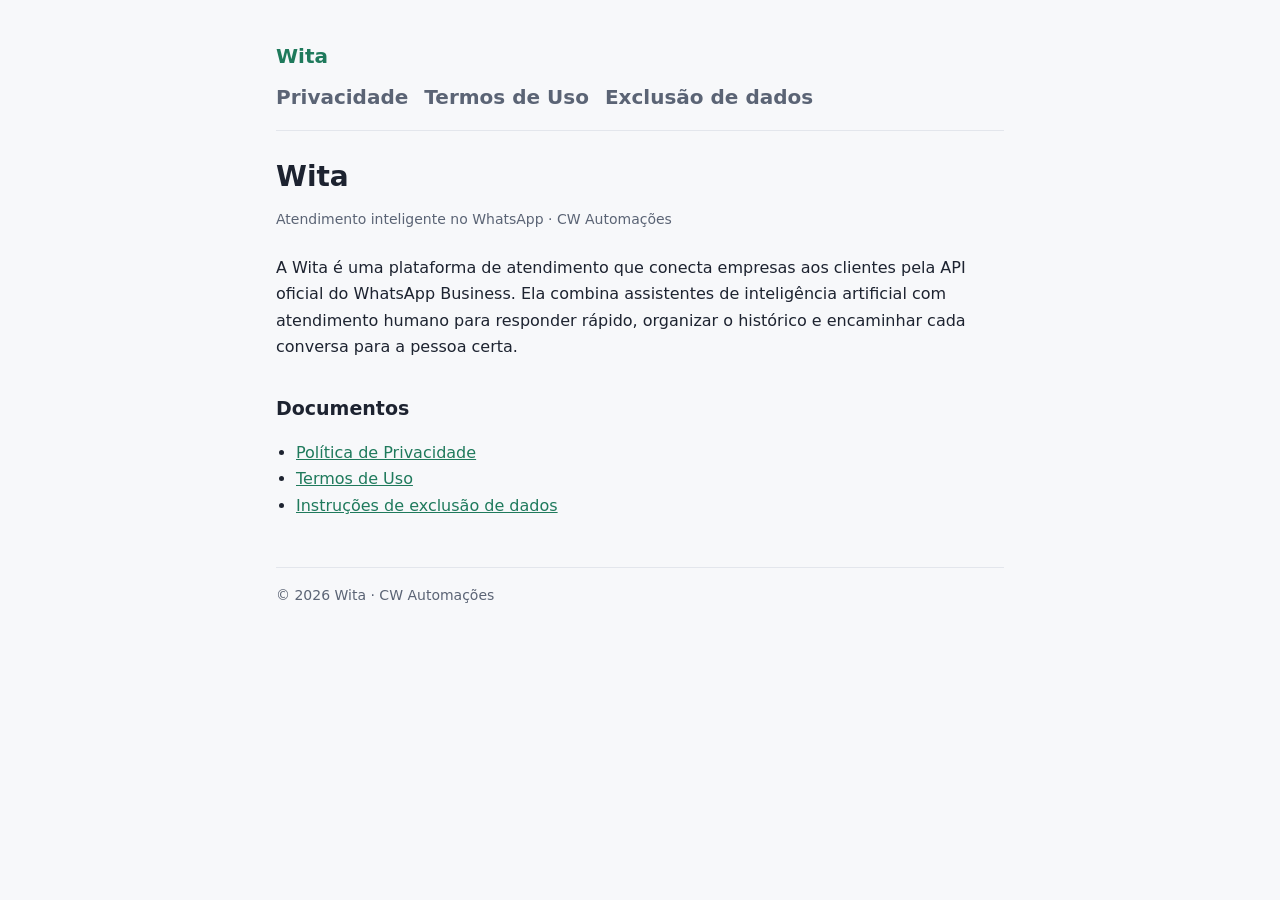
<file: index.html>
<!doctype html>
<html lang="pt-BR">
<head>
<meta charset="utf-8">
<meta name="viewport" content="width=device-width,initial-scale=1">
<title>Wita — Atendimento inteligente no WhatsApp</title>
<link rel="stylesheet" href="style.css">
</head>
<body>
<main>
<header>
  <a href="./">Wita</a>
  <nav><a href="privacidade.html">Privacidade</a><a href="termos.html">Termos de Uso</a><a href="exclusao-de-dados.html">Exclusão de dados</a></nav>
</header>

<h1>Wita</h1>
<p class="updated">Atendimento inteligente no WhatsApp · CW Automações</p>

<p>A Wita é uma plataforma de atendimento que conecta empresas aos clientes pela API oficial do WhatsApp Business. Ela combina assistentes de inteligência artificial com atendimento humano para responder rápido, organizar o histórico e encaminhar cada conversa para a pessoa certa.</p>

<h2>Documentos</h2>
<ul>
  <li><a href="privacidade.html">Política de Privacidade</a></li>
  <li><a href="termos.html">Termos de Uso</a></li>
  <li><a href="exclusao-de-dados.html">Instruções de exclusão de dados</a></li>
</ul>

<footer>© 2026 Wita · CW Automações</footer>
</main>
</body>
</html>
</file>
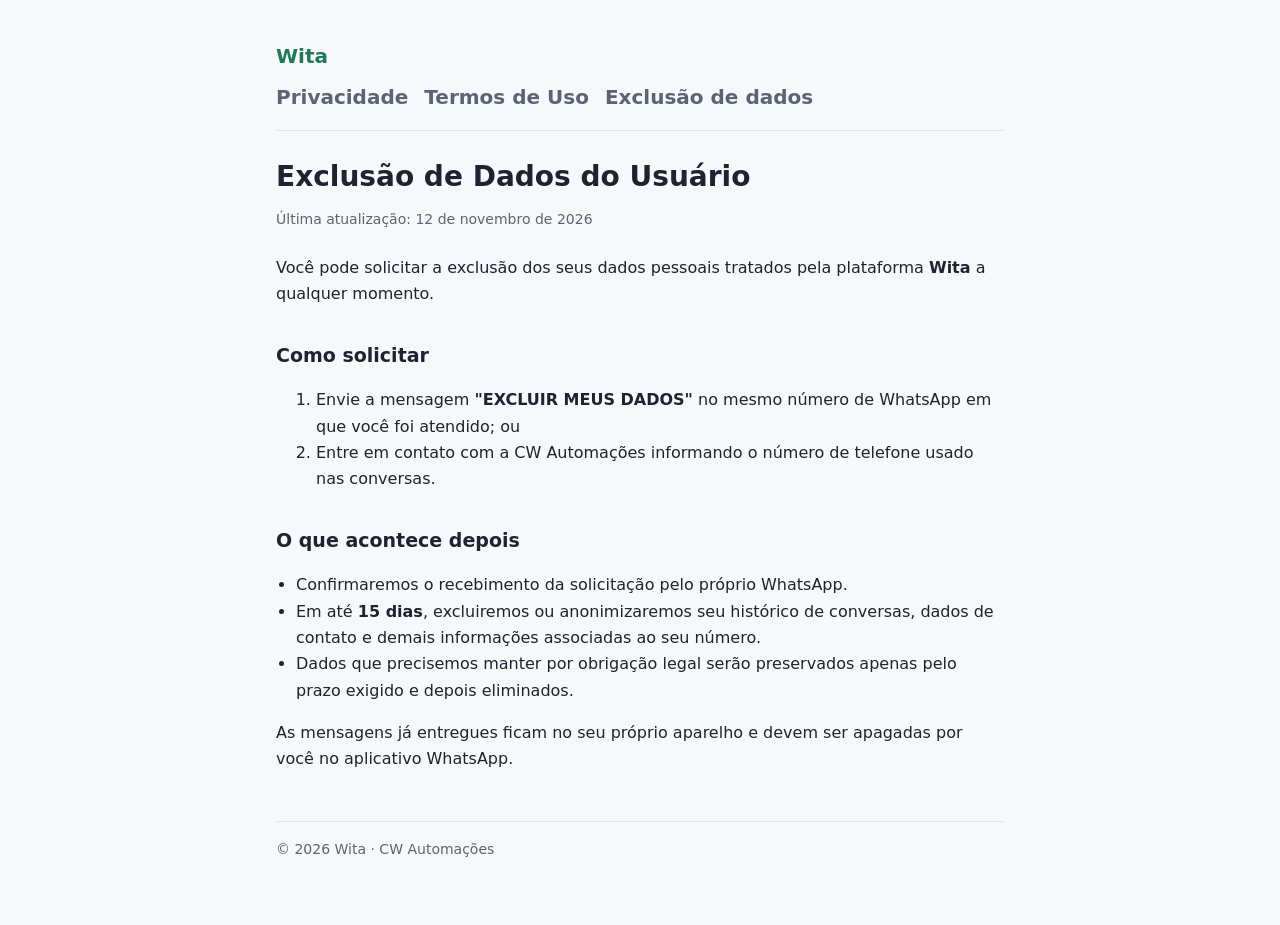
<file: exclusao-de-dados.html>
<!doctype html>
<html lang="pt-BR">
<head>
<meta charset="utf-8">
<meta name="viewport" content="width=device-width,initial-scale=1">
<title>Exclusão de Dados — Wita</title>
<link rel="stylesheet" href="style.css">
</head>
<body>
<main>
<header>
  <a href="./">Wita</a>
  <nav><a href="privacidade.html">Privacidade</a><a href="termos.html">Termos de Uso</a><a href="exclusao-de-dados.html">Exclusão de dados</a></nav>
</header>

<h1>Exclusão de Dados do Usuário</h1>
<p class="updated">Última atualização: 12 de novembro de 2026</p>

<p>Você pode solicitar a exclusão dos seus dados pessoais tratados pela plataforma <strong>Wita</strong> a qualquer momento.</p>

<h2>Como solicitar</h2>
<ol>
  <li>Envie a mensagem <strong>"EXCLUIR MEUS DADOS"</strong> no mesmo número de WhatsApp em que você foi atendido; ou</li>
  <li>Entre em contato com a CW Automações informando o número de telefone usado nas conversas.</li>
</ol>

<h2>O que acontece depois</h2>
<ul>
  <li>Confirmaremos o recebimento da solicitação pelo próprio WhatsApp.</li>
  <li>Em até <strong>15 dias</strong>, excluiremos ou anonimizaremos seu histórico de conversas, dados de contato e demais informações associadas ao seu número.</li>
  <li>Dados que precisemos manter por obrigação legal serão preservados apenas pelo prazo exigido e depois eliminados.</li>
</ul>

<p>As mensagens já entregues ficam no seu próprio aparelho e devem ser apagadas por você no aplicativo WhatsApp.</p>

<footer>© 2026 Wita · CW Automações</footer>
</main>
</body>
</html>
</file>
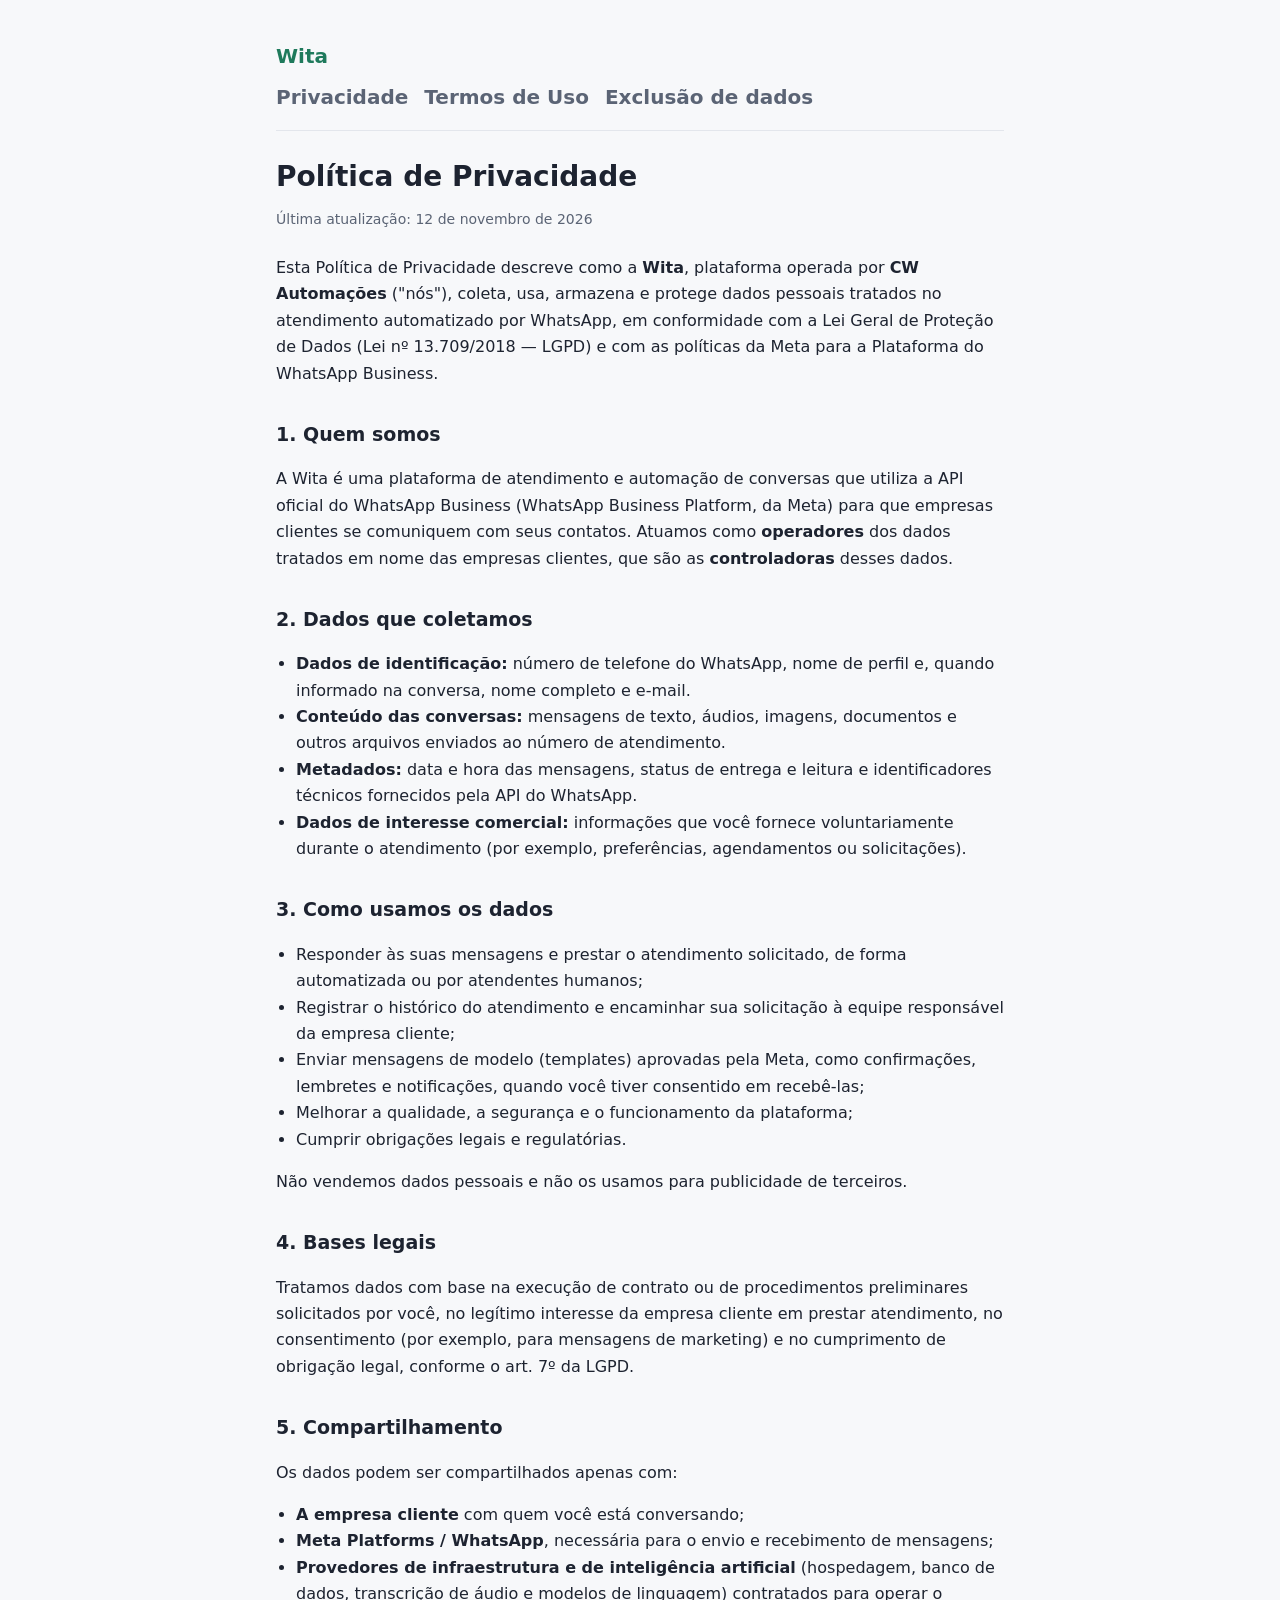
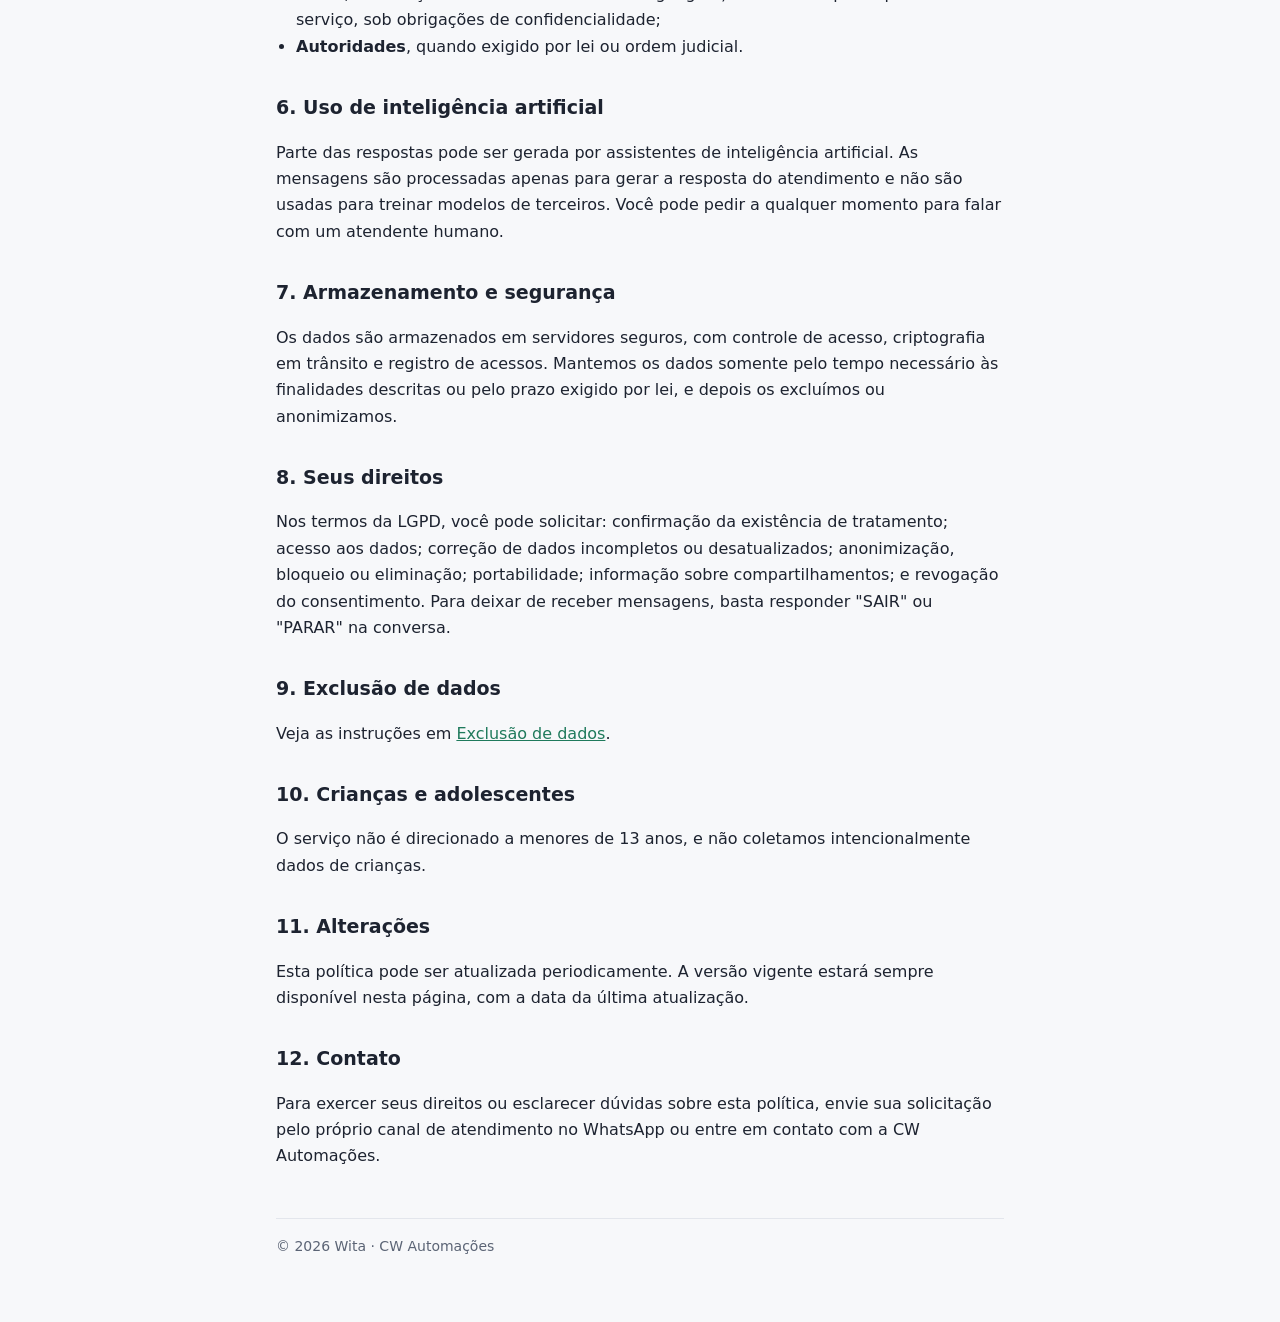
<file: privacidade.html>
<!doctype html>
<html lang="pt-BR">
<head>
<meta charset="utf-8">
<meta name="viewport" content="width=device-width,initial-scale=1">
<title>Política de Privacidade — Wita</title>
<link rel="stylesheet" href="style.css">
</head>
<body>
<main>
<header>
  <a href="./">Wita</a>
  <nav><a href="privacidade.html">Privacidade</a><a href="termos.html">Termos de Uso</a><a href="exclusao-de-dados.html">Exclusão de dados</a></nav>
</header>

<h1>Política de Privacidade</h1>
<p class="updated">Última atualização: 12 de novembro de 2026</p>

<p>Esta Política de Privacidade descreve como a <strong>Wita</strong>, plataforma operada por <strong>CW Automações</strong> ("nós"), coleta, usa, armazena e protege dados pessoais tratados no atendimento automatizado por WhatsApp, em conformidade com a Lei Geral de Proteção de Dados (Lei nº 13.709/2018 — LGPD) e com as políticas da Meta para a Plataforma do WhatsApp Business.</p>

<h2>1. Quem somos</h2>
<p>A Wita é uma plataforma de atendimento e automação de conversas que utiliza a API oficial do WhatsApp Business (WhatsApp Business Platform, da Meta) para que empresas clientes se comuniquem com seus contatos. Atuamos como <strong>operadores</strong> dos dados tratados em nome das empresas clientes, que são as <strong>controladoras</strong> desses dados.</p>

<h2>2. Dados que coletamos</h2>
<ul>
  <li><strong>Dados de identificação:</strong> número de telefone do WhatsApp, nome de perfil e, quando informado na conversa, nome completo e e-mail.</li>
  <li><strong>Conteúdo das conversas:</strong> mensagens de texto, áudios, imagens, documentos e outros arquivos enviados ao número de atendimento.</li>
  <li><strong>Metadados:</strong> data e hora das mensagens, status de entrega e leitura e identificadores técnicos fornecidos pela API do WhatsApp.</li>
  <li><strong>Dados de interesse comercial:</strong> informações que você fornece voluntariamente durante o atendimento (por exemplo, preferências, agendamentos ou solicitações).</li>
</ul>

<h2>3. Como usamos os dados</h2>
<ul>
  <li>Responder às suas mensagens e prestar o atendimento solicitado, de forma automatizada ou por atendentes humanos;</li>
  <li>Registrar o histórico do atendimento e encaminhar sua solicitação à equipe responsável da empresa cliente;</li>
  <li>Enviar mensagens de modelo (templates) aprovadas pela Meta, como confirmações, lembretes e notificações, quando você tiver consentido em recebê-las;</li>
  <li>Melhorar a qualidade, a segurança e o funcionamento da plataforma;</li>
  <li>Cumprir obrigações legais e regulatórias.</li>
</ul>
<p>Não vendemos dados pessoais e não os usamos para publicidade de terceiros.</p>

<h2>4. Bases legais</h2>
<p>Tratamos dados com base na execução de contrato ou de procedimentos preliminares solicitados por você, no legítimo interesse da empresa cliente em prestar atendimento, no consentimento (por exemplo, para mensagens de marketing) e no cumprimento de obrigação legal, conforme o art. 7º da LGPD.</p>

<h2>5. Compartilhamento</h2>
<p>Os dados podem ser compartilhados apenas com:</p>
<ul>
  <li><strong>A empresa cliente</strong> com quem você está conversando;</li>
  <li><strong>Meta Platforms / WhatsApp</strong>, necessária para o envio e recebimento de mensagens;</li>
  <li><strong>Provedores de infraestrutura e de inteligência artificial</strong> (hospedagem, banco de dados, transcrição de áudio e modelos de linguagem) contratados para operar o serviço, sob obrigações de confidencialidade;</li>
  <li><strong>Autoridades</strong>, quando exigido por lei ou ordem judicial.</li>
</ul>

<h2>6. Uso de inteligência artificial</h2>
<p>Parte das respostas pode ser gerada por assistentes de inteligência artificial. As mensagens são processadas apenas para gerar a resposta do atendimento e não são usadas para treinar modelos de terceiros. Você pode pedir a qualquer momento para falar com um atendente humano.</p>

<h2>7. Armazenamento e segurança</h2>
<p>Os dados são armazenados em servidores seguros, com controle de acesso, criptografia em trânsito e registro de acessos. Mantemos os dados somente pelo tempo necessário às finalidades descritas ou pelo prazo exigido por lei, e depois os excluímos ou anonimizamos.</p>

<h2>8. Seus direitos</h2>
<p>Nos termos da LGPD, você pode solicitar: confirmação da existência de tratamento; acesso aos dados; correção de dados incompletos ou desatualizados; anonimização, bloqueio ou eliminação; portabilidade; informação sobre compartilhamentos; e revogação do consentimento. Para deixar de receber mensagens, basta responder "SAIR" ou "PARAR" na conversa.</p>

<h2>9. Exclusão de dados</h2>
<p>Veja as instruções em <a href="exclusao-de-dados.html">Exclusão de dados</a>.</p>

<h2>10. Crianças e adolescentes</h2>
<p>O serviço não é direcionado a menores de 13 anos, e não coletamos intencionalmente dados de crianças.</p>

<h2>11. Alterações</h2>
<p>Esta política pode ser atualizada periodicamente. A versão vigente estará sempre disponível nesta página, com a data da última atualização.</p>

<h2>12. Contato</h2>
<p>Para exercer seus direitos ou esclarecer dúvidas sobre esta política, envie sua solicitação pelo próprio canal de atendimento no WhatsApp ou entre em contato com a CW Automações.</p>

<footer>© 2026 Wita · CW Automações</footer>
</main>
</body>
</html>
</file>
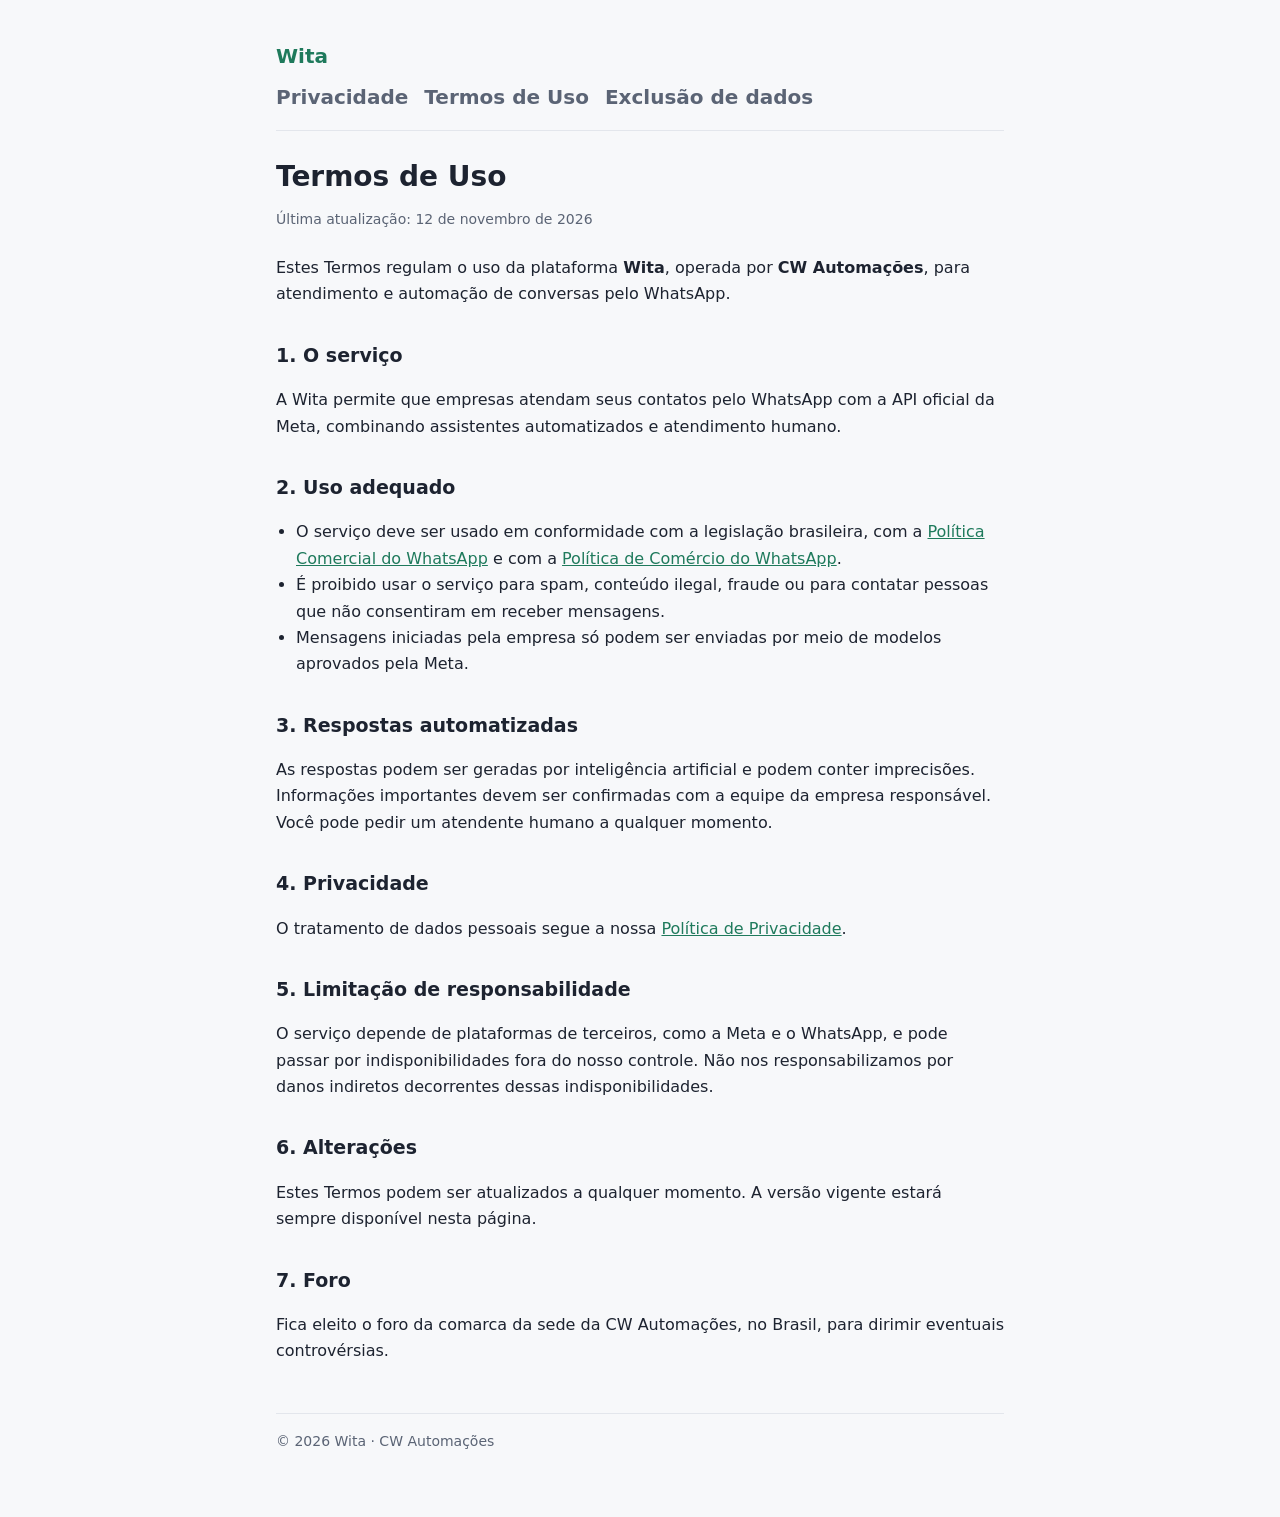
<file: termos.html>
<!doctype html>
<html lang="pt-BR">
<head>
<meta charset="utf-8">
<meta name="viewport" content="width=device-width,initial-scale=1">
<title>Termos de Uso — Wita</title>
<link rel="stylesheet" href="style.css">
</head>
<body>
<main>
<header>
  <a href="./">Wita</a>
  <nav><a href="privacidade.html">Privacidade</a><a href="termos.html">Termos de Uso</a><a href="exclusao-de-dados.html">Exclusão de dados</a></nav>
</header>

<h1>Termos de Uso</h1>
<p class="updated">Última atualização: 12 de novembro de 2026</p>

<p>Estes Termos regulam o uso da plataforma <strong>Wita</strong>, operada por <strong>CW Automações</strong>, para atendimento e automação de conversas pelo WhatsApp.</p>

<h2>1. O serviço</h2>
<p>A Wita permite que empresas atendam seus contatos pelo WhatsApp com a API oficial da Meta, combinando assistentes automatizados e atendimento humano.</p>

<h2>2. Uso adequado</h2>
<ul>
  <li>O serviço deve ser usado em conformidade com a legislação brasileira, com a <a href="https://www.whatsapp.com/legal/business-policy/" rel="noopener">Política Comercial do WhatsApp</a> e com a <a href="https://www.whatsapp.com/legal/commerce-policy/" rel="noopener">Política de Comércio do WhatsApp</a>.</li>
  <li>É proibido usar o serviço para spam, conteúdo ilegal, fraude ou para contatar pessoas que não consentiram em receber mensagens.</li>
  <li>Mensagens iniciadas pela empresa só podem ser enviadas por meio de modelos aprovados pela Meta.</li>
</ul>

<h2>3. Respostas automatizadas</h2>
<p>As respostas podem ser geradas por inteligência artificial e podem conter imprecisões. Informações importantes devem ser confirmadas com a equipe da empresa responsável. Você pode pedir um atendente humano a qualquer momento.</p>

<h2>4. Privacidade</h2>
<p>O tratamento de dados pessoais segue a nossa <a href="privacidade.html">Política de Privacidade</a>.</p>

<h2>5. Limitação de responsabilidade</h2>
<p>O serviço depende de plataformas de terceiros, como a Meta e o WhatsApp, e pode passar por indisponibilidades fora do nosso controle. Não nos responsabilizamos por danos indiretos decorrentes dessas indisponibilidades.</p>

<h2>6. Alterações</h2>
<p>Estes Termos podem ser atualizados a qualquer momento. A versão vigente estará sempre disponível nesta página.</p>

<h2>7. Foro</h2>
<p>Fica eleito o foro da comarca da sede da CW Automações, no Brasil, para dirimir eventuais controvérsias.</p>

<footer>© 2026 Wita · CW Automações</footer>
</main>
</body>
</html>
</file>
<file: style.css>
:root{--bg:#f7f8fa;--fg:#1d2330;--muted:#5b6475;--accent:#1f7a5c;--card:#fff;--line:#e3e6ec}
@media (prefers-color-scheme:dark){:root{--bg:#12151b;--fg:#e8ebf1;--muted:#a0a8b8;--accent:#4cc79a;--card:#1a1e26;--line:#2a303b}}
*{box-sizing:border-box}
body{margin:0;background:var(--bg);color:var(--fg);font:16px/1.65 system-ui,-apple-system,"Segoe UI",Roboto,sans-serif}
main{max-width:760px;margin:0 auto;padding:40px 16px 64px}
header{margin-bottom:28px;border-bottom:1px solid var(--line);padding-bottom:16px}
header a{color:var(--accent);font-weight:700;text-decoration:none;font-size:20px}
nav{margin-top:8px;font-size:14px}
nav a{color:var(--muted);margin-right:16px}
h1{font-size:28px;line-height:1.25;margin:0 0 4px}
h2{font-size:19px;margin:32px 0 8px}
.updated{color:var(--muted);font-size:14px;margin-bottom:24px}
a{color:var(--accent)}
ul{padding-left:20px}
footer{margin-top:48px;color:var(--muted);font-size:14px;border-top:1px solid var(--line);padding-top:16px}
</file>
